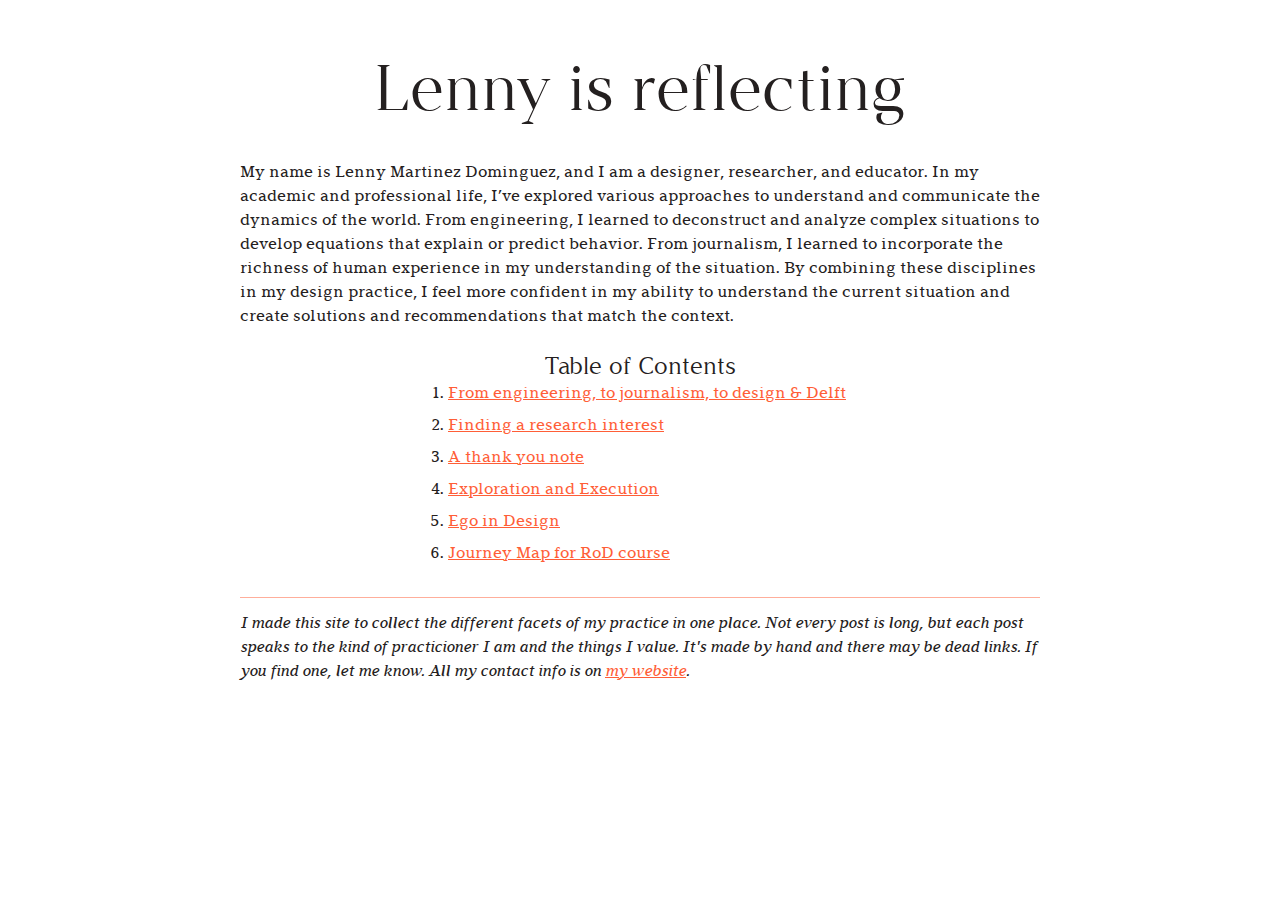
<file: index.html>
<!DOCTYPE html>
<html lang="en">
  <head>
    <meta charset="UTF-8" />
    <meta http-equiv="X-UA-Compatible" content="IE=edge" />
    <meta name="viewport" content="width=device-width, initial-scale=1.0" />
    <title>Lenny is reflecting</title>
    <link rel="stylesheet" href="./assets/fonts/Argesta/argesta.css" />
    <link rel="stylesheet" href="./assets/style.css" />
  </head>
  <body>
    <h1>Lenny is reflecting</h1>
    <article>
      <p><em></em></p>
      <p>
        My name is Lenny Martinez Dominguez, and I am a designer, researcher,
        and educator. In my academic and professional life, I’ve explored
        various approaches to understand and communicate the dynamics of the
        world. From engineering, I learned to deconstruct and analyze complex
        situations to develop equations that explain or predict behavior. From
        journalism, I learned to incorporate the richness of human experience in
        my understanding of the situation. By combining these disciplines in my
        design practice, I feel more confident in my ability to understand the
        current situation and create solutions and recommendations that match
        the context.
      </p>
    </article>

    <article class="toc">
      <h2>Table of Contents</h2>
      <ol>
        <li>
          <a href="./posts/01.html"
            >From engineering, to journalism, to design & Delft
          </a>
        </li>
        <li><a href="./posts/02.html">Finding a research interest</a></li>
        <li><a href="./posts/03.html">A thank you note</a></li>
        <li><a href="./posts/04.html">Exploration and Execution</a></li>
        <li><a href="./posts/05.html">Ego in Design</a></li>
        <li><a href="./journey-map.html">Journey Map for RoD course</a></li>
      </ol>
    </article>
    <footer>
      <div class="footer-border"></div>
      <p>
        <em>
          I made this site to collect the different facets of my practice in one
          place. Not every post is long, but each post speaks to the kind of
          practicioner I am and the things I value. It's made by hand and there
          may be dead links. If you find one, let me know. All my contact info
          is on
          <a href="https://lennymartinez.com"> my website</a>.
        </em>
      </p>
    </footer>
  </body>
</html>
</file>
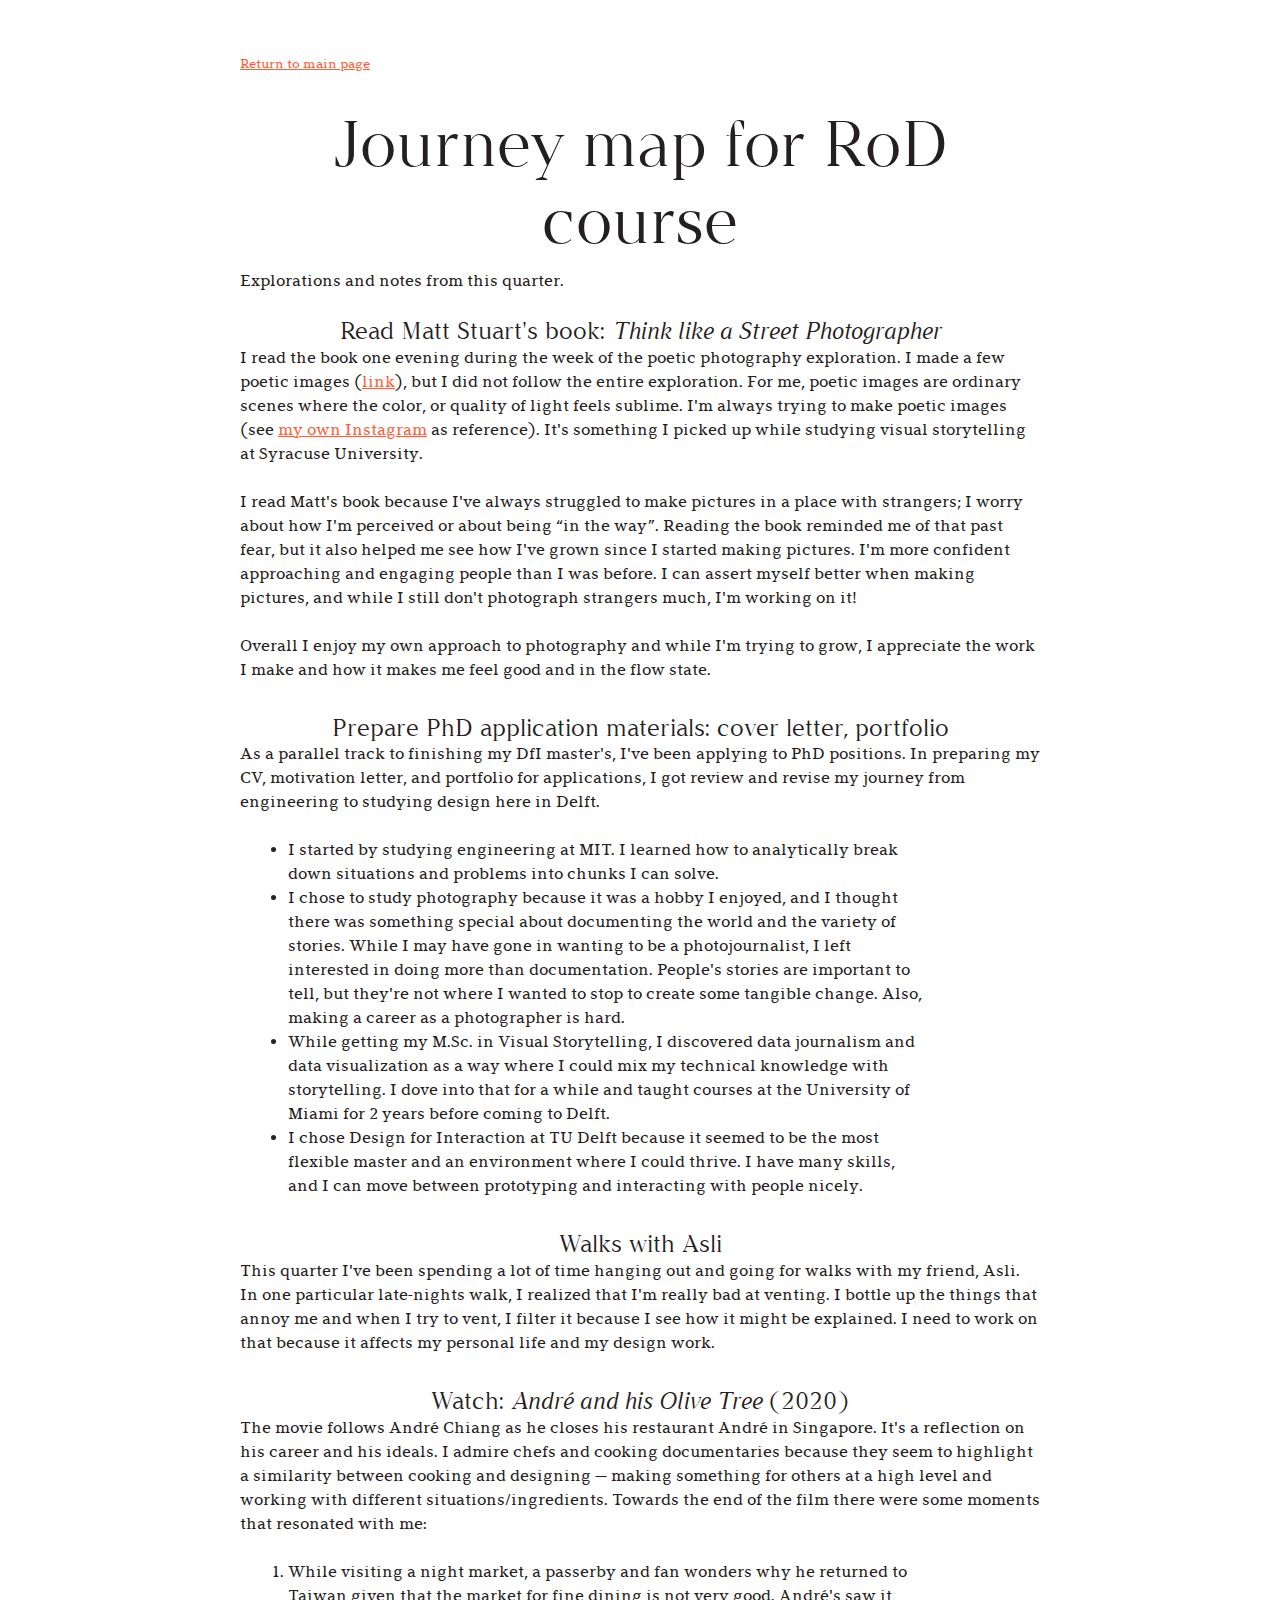
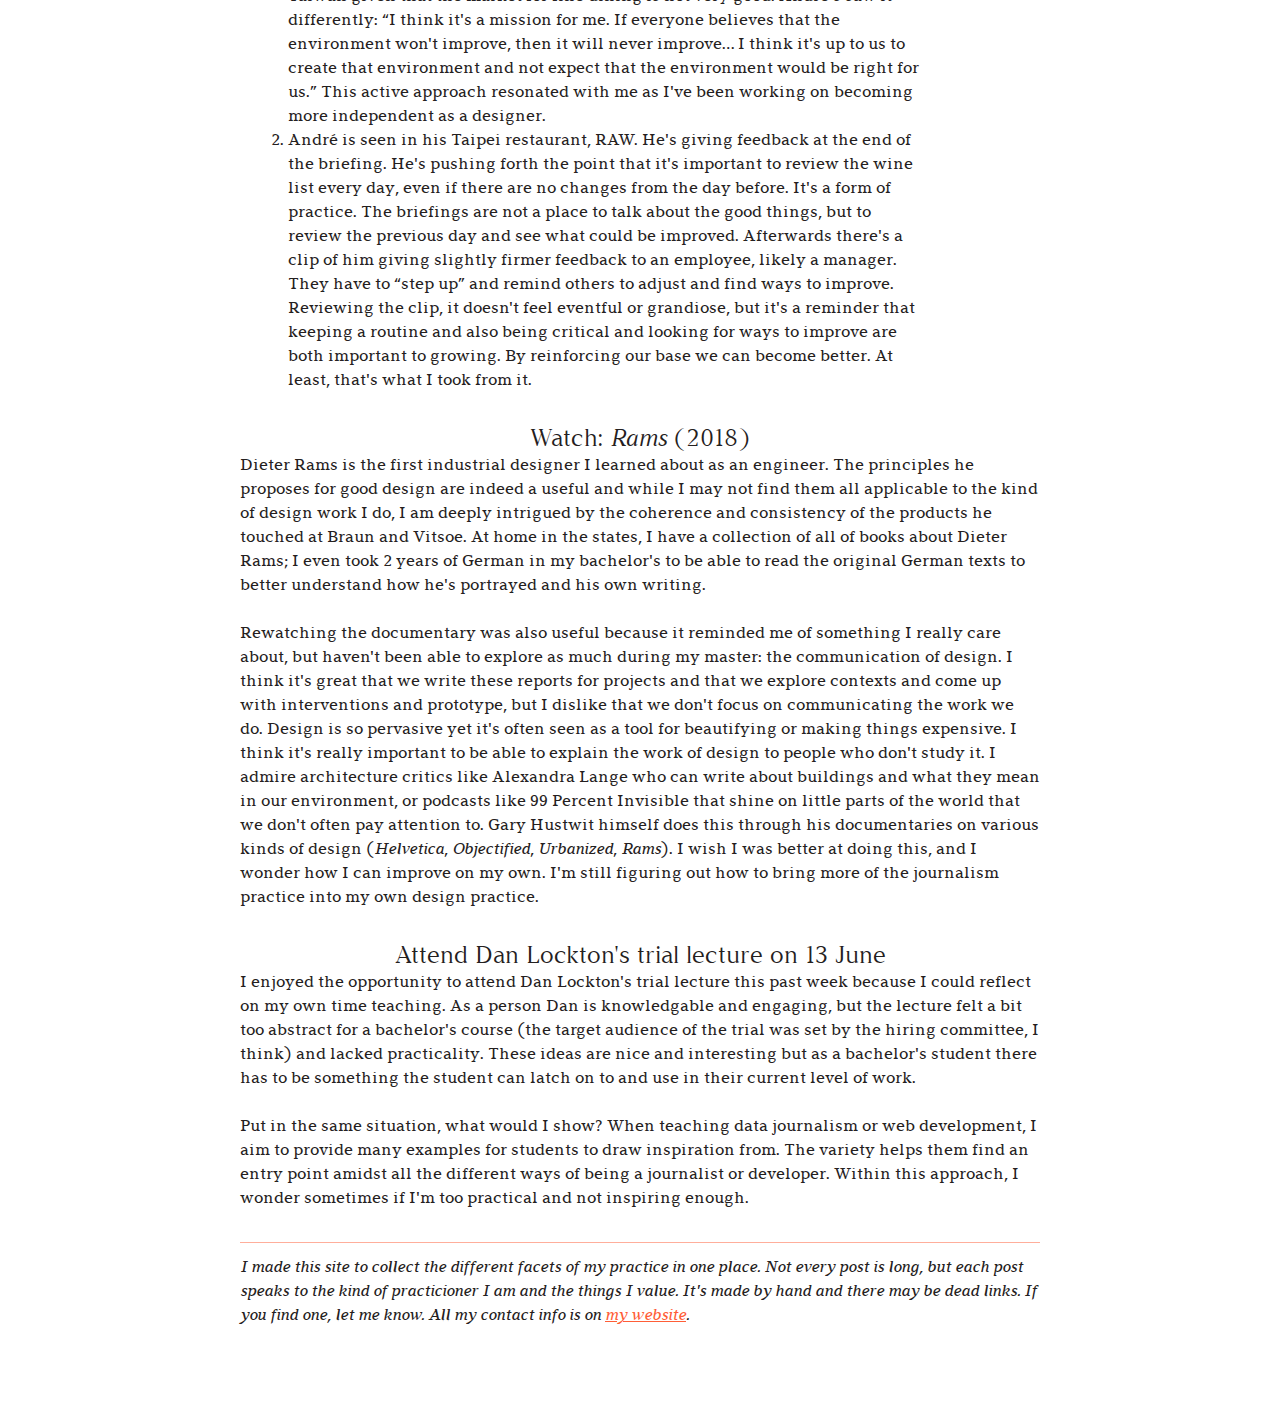
<file: journey-map.html>
<!DOCTYPE html>
<html lang="en">
  <head>
    <meta charset="UTF-8" />
    <meta http-equiv="X-UA-Compatible" content="IE=edge" />
    <meta name="viewport" content="width=device-width, initial-scale=1.0" />
    <title>Journey map for RoD course</title>
    <link rel="stylesheet" href="./assets/fonts/Argesta/argesta.css" />
    <link rel="stylesheet" href="./assets/style.css" />
  </head>
  <body>
    <header>
      <a class="goHome" href="./../index.html">Return to main page</a>
    </header>
    <article>
      <h1>Journey map for RoD course</h1>
      <p>Explorations and notes from this quarter.</p>
      <h2>
        Read Matt Stuart's book: <em>Think like a Street Photographer</em>
      </h2>

      <p>
        I read the book one evening during the week of the poetic photography
        exploration. I made a few poetic images (<a
          href="https://www.instagram.com/p/CdTi4WdNJuX/?utm_source=ig_web_copy_link"
          >link</a
        >), but I did not follow the entire exploration. For me, poetic images
        are ordinary scenes where the color, or quality of light feels sublime.
        I'm always trying to make poetic images (see
        <a href="https://www.instagram.com/lennyisnoticing/"
          >my own Instagram</a
        >
        as reference). It's something I picked up while studying visual
        storytelling at Syracuse University.
      </p>

      <p>
        I read Matt's book because I've always struggled to make pictures in a
        place with strangers; I worry about how I'm perceived or about being “in
        the way”. Reading the book reminded me of that past fear, but it also
        helped me see how I've grown since I started making pictures. I'm more
        confident approaching and engaging people than I was before. I can
        assert myself better when making pictures, and while I still don't
        photograph strangers much, I'm working on it!
      </p>
      <p>
        Overall I enjoy my own approach to photography and while I'm trying to
        grow, I appreciate the work I make and how it makes me feel good and in
        the flow state.
      </p>
    </article>

    <article>
      <h2>Prepare PhD application materials: cover letter, portfolio</h2>

      <p>
        As a parallel track to finishing my DfI master's, I've been applying to
        PhD positions. In preparing my CV, motivation letter, and portfolio for
        applications, I got review and revise my journey from engineering to
        studying design here in Delft.
      </p>

      <ul>
        <li>
          I started by studying engineering at MIT. I learned how to
          analytically break down situations and problems into chunks I can
          solve.
        </li>
        <li>
          I chose to study photography because it was a hobby I enjoyed, and I
          thought there was something special about documenting the world and
          the variety of stories. While I may have gone in wanting to be a
          photojournalist, I left interested in doing more than documentation.
          People's stories are important to tell, but they're not where I wanted
          to stop to create some tangible change. Also, making a career as a
          photographer is hard.
        </li>
        <li>
          While getting my M.Sc. in Visual Storytelling, I discovered data
          journalism and data visualization as a way where I could mix my
          technical knowledge with storytelling. I dove into that for a while
          and taught courses at the University of Miami for 2 years before
          coming to Delft.
        </li>
        <li>
          I chose Design for Interaction at TU Delft because it seemed to be the
          most flexible master and an environment where I could thrive. I have
          many skills, and I can move between prototyping and interacting with
          people nicely.
        </li>
      </ul>
    </article>
    <article>
      <h2>Walks with Asli</h2>

      <p>
        This quarter I've been spending a lot of time hanging out and going for
        walks with my friend, Asli. In one particular late-nights walk, I
        realized that I'm really bad at venting. I bottle up the things that
        annoy me and when I try to vent, I filter it because I see how it might
        be explained. I need to work on that because it affects my personal life
        and my design work.
      </p>
    </article>
    <article>
      <h2>Watch: <em>André and his Olive Tree</em> (2020)</h2>

      <p>
        The movie follows André Chiang as he closes his restaurant André in
        Singapore. It's a reflection on his career and his ideals. I admire
        chefs and cooking documentaries because they seem to highlight a
        similarity between cooking and designing — making something for others
        at a high level and working with different situations/ingredients.
        Towards the end of the film there were some moments that resonated with
        me:
      </p>

      <ol>
        <li>
          While visiting a night market, a passerby and fan wonders why he
          returned to Taiwan given that the market for fine dining is not very
          good. André's saw it differently: “I think it's a mission for me. If
          everyone believes that the environment won't improve, then it will
          never improve… I think it's up to us to create that environment and
          not expect that the environment would be right for us.” This active
          approach resonated with me as I've been working on becoming more
          independent as a designer.
        </li>
        <li>
          André is seen in his Taipei restaurant, RAW. He's giving feedback at
          the end of the briefing. He's pushing forth the point that it's
          important to review the wine list every day, even if there are no
          changes from the day before. It's a form of practice. The briefings
          are not a place to talk about the good things, but to review the
          previous day and see what could be improved. Afterwards there's a clip
          of him giving slightly firmer feedback to an employee, likely a
          manager. They have to “step up” and remind others to adjust and find
          ways to improve. Reviewing the clip, it doesn't feel eventful or
          grandiose, but it's a reminder that keeping a routine and also being
          critical and looking for ways to improve are both important to
          growing. By reinforcing our base we can become better. At least,
          that's what I took from it.
        </li>
      </ol>
    </article>
    <article>
      <h2>Watch: <em>Rams</em> (2018)</h2>

      <p>
        Dieter Rams is the first industrial designer I learned about as an
        engineer. The principles he proposes for good design are indeed a useful
        and while I may not find them all applicable to the kind of design work
        I do, I am deeply intrigued by the coherence and consistency of the
        products he touched at Braun and Vitsoe. At home in the states, I have a
        collection of all of books about Dieter Rams; I even took 2 years of
        German in my bachelor's to be able to read the original German texts to
        better understand how he's portrayed and his own writing.
      </p>

      <p>
        Rewatching the documentary was also useful because it reminded me of
        something I really care about, but haven't been able to explore as much
        during my master: the communication of design. I think it's great that
        we write these reports for projects and that we explore contexts and
        come up with interventions and prototype, but I dislike that we don't
        focus on communicating the work we do. Design is so pervasive yet it's
        often seen as a tool for beautifying or making things expensive. I think
        it's really important to be able to explain the work of design to people
        who don't study it. I admire architecture critics like Alexandra Lange
        who can write about buildings and what they mean in our environment, or
        podcasts like 99 Percent Invisible that shine on little parts of the
        world that we don't often pay attention to. Gary Hustwit himself does
        this through his documentaries on various kinds of design
        (<em>Helvetica</em>,
        <em>Objectified</em>, <em>Urbanized</em>, <em>Rams</em>). I wish I was
        better at doing this, and I wonder how I can improve on my own. I'm
        still figuring out how to bring more of the journalism practice into my
        own design practice.
      </p>
    </article>
    <article>
      <h2>Attend Dan Lockton's trial lecture on 13 June</h2>

      <p>
        I enjoyed the opportunity to attend Dan Lockton's trial lecture this
        past week because I could reflect on my own time teaching. As a person
        Dan is knowledgable and engaging, but the lecture felt a bit too
        abstract for a bachelor's course (the target audience of the trial was
        set by the hiring committee, I think) and lacked practicality. These
        ideas are nice and interesting but as a bachelor's student there has to
        be something the student can latch on to and use in their current level
        of work.
      </p>
      <p>
        Put in the same situation, what would I show? When teaching data
        journalism or web development, I aim to provide many examples for
        students to draw inspiration from. The variety helps them find an entry
        point amidst all the different ways of being a journalist or developer.
        Within this approach, I wonder sometimes if I'm too practical and not
        inspiring enough.
      </p>
    </article>
    <footer>
      <div class="footer-border"></div>
      <p>
        <em>
          I made this site to collect the different facets of my practice in one
          place. Not every post is long, but each post speaks to the kind of
          practicioner I am and the things I value. It's made by hand and there
          may be dead links. If you find one, let me know. All my contact info
          is on
          <a href="https://lennymartinez.com"> my website</a>.
        </em>
      </p>
    </footer>
  </body>
</html>
</file>
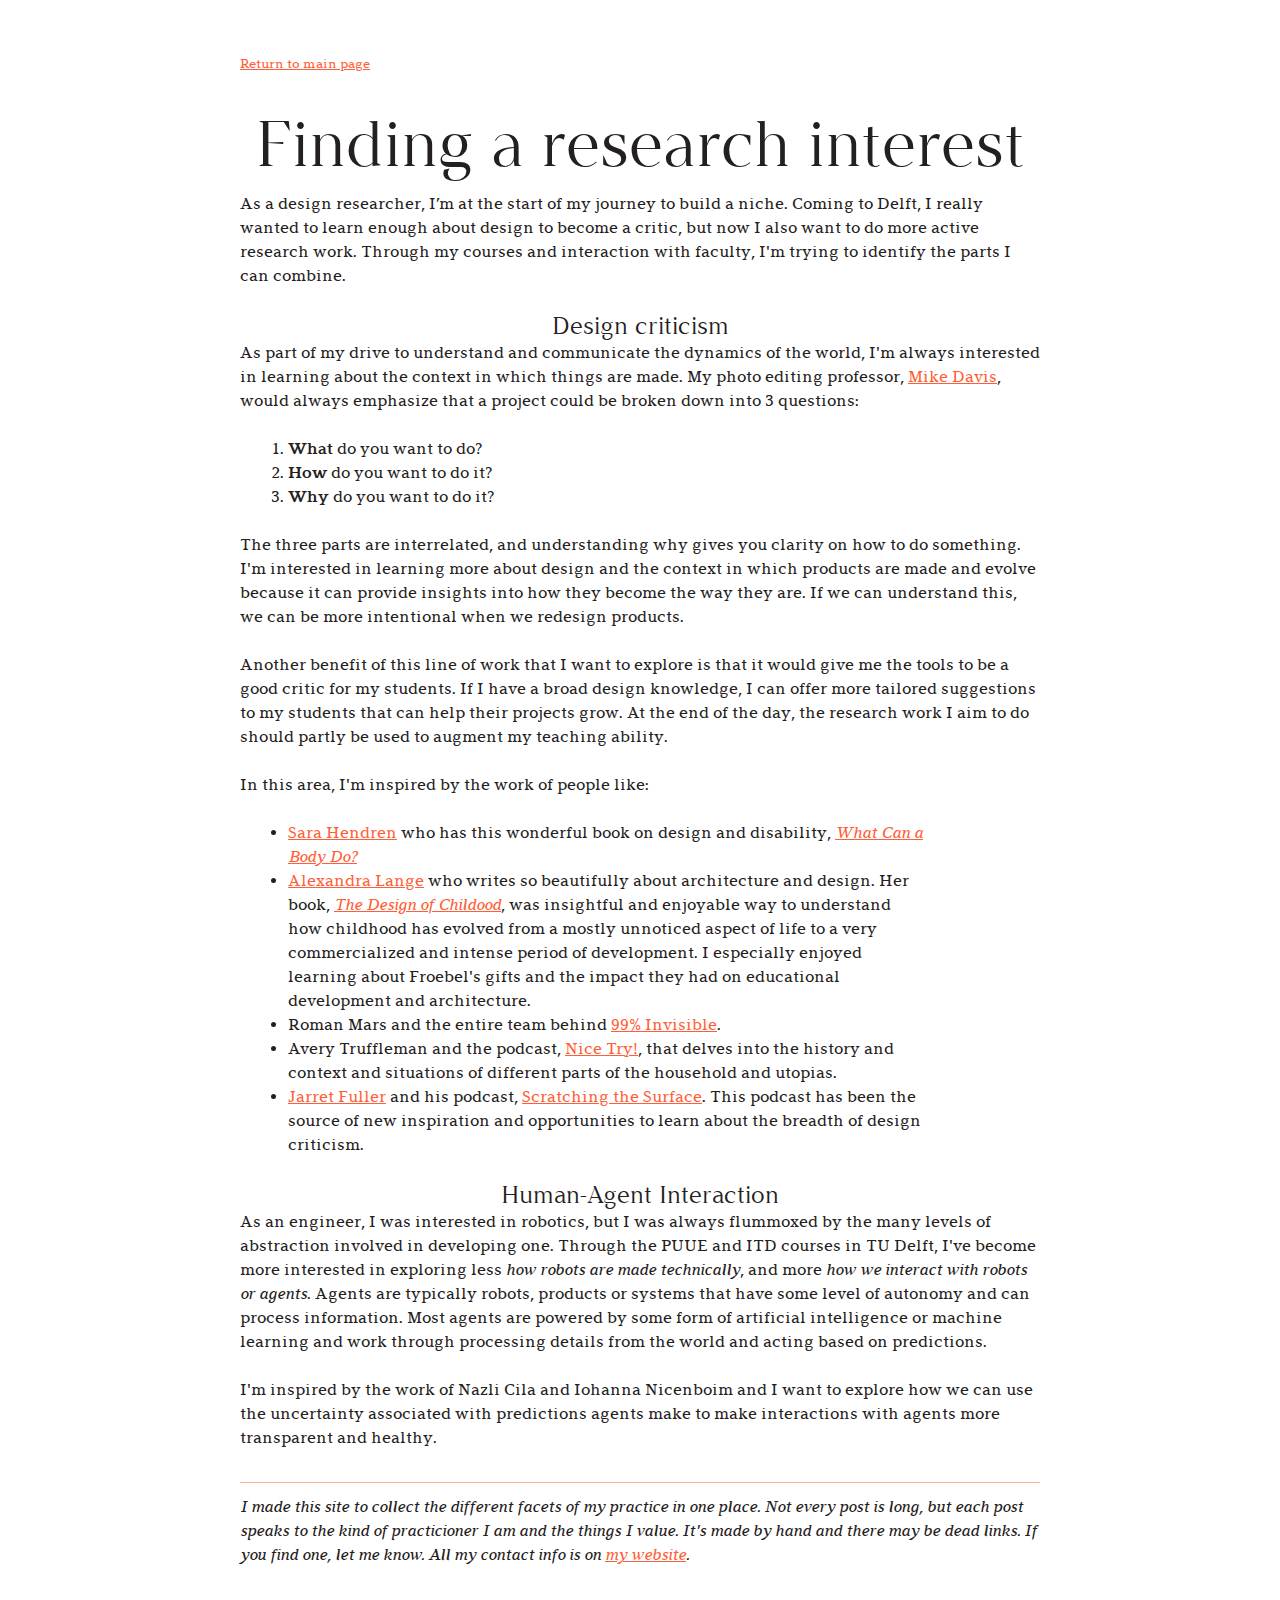
<file: posts/02.html>
<!DOCTYPE html>
<html lang="en">
  <head>
    <meta charset="UTF-8" />
    <meta http-equiv="X-UA-Compatible" content="IE=edge" />
    <meta name="viewport" content="width=device-width, initial-scale=1.0" />
    <title>Finding a research interest</title>
    <link rel="stylesheet" href="./../assets/fonts/Argesta/argesta.css" />
    <link rel="stylesheet" href="./../assets/style.css" />
  </head>
  <body>
    <header>
      <a class="goHome" href="./../index.html">Return to main page</a>
    </header>
    <article>
      <h1>Finding a research interest</h1>
      <p>
        As a design researcher, I’m at the start of my journey to build a niche.
        Coming to Delft, I really wanted to learn enough about design to become
        a critic, but now I also want to do more active research work. Through
        my courses and interaction with faculty, I'm trying to identify the
        parts I can combine.
      </p>

      <h2>Design criticism</h2>
      <p>
        As part of my drive to understand and communicate the dynamics of the
        world, I'm always interested in learning about the context in which
        things are made. My photo editing professor,
        <a href="https://www.michaelddavis.com/">Mike Davis</a>, would always
        emphasize that a project could be broken down into 3 questions:
      </p>

      <ol>
        <li><strong>What</strong> do you want to do?</li>
        <li><strong>How</strong> do you want to do it?</li>
        <li><strong>Why</strong> do you want to do it?</li>
      </ol>

      <p>
        The three parts are interrelated, and understanding why gives you
        clarity on how to do something. I'm interested in learning more about
        design and the context in which products are made and evolve because it
        can provide insights into how they become the way they are. If we can
        understand this, we can be more intentional when we redesign products.
      </p>

      <p>
        Another benefit of this line of work that I want to explore is that it
        would give me the tools to be a good critic for my students. If I have a
        broad design knowledge, I can offer more tailored suggestions to my
        students that can help their projects grow. At the end of the day, the
        research work I aim to do should partly be used to augment my teaching
        ability.
      </p>

      <p>In this area, I'm inspired by the work of people like:</p>
      <ul>
        <li>
          <a href="https://sarahendren.com/">Sara Hendren</a> who has this
          wonderful book on design and disability,
          <a
            href="https://www.penguinrandomhouse.com/books/561049/what-can-a-body-do-by-sara-hendren/"
            ><em>What Can a Body Do?</em></a
          >
        </li>
        <li>
          <a href="https://www.alexandralange.net/">Alexandra Lange</a> who
          writes so beautifully about architecture and design. Her book,
          <a
            href="https://www.bloomsbury.com/us/design-of-childhood-9781632866370/"
            ><em>The Design of Childood</em></a
          >, was insightful and enjoyable way to understand how childhood has
          evolved from a mostly unnoticed aspect of life to a very
          commercialized and intense period of development. I especially enjoyed
          learning about Froebel's gifts and the impact they had on educational
          development and architecture.
        </li>
        <li>
          Roman Mars and the entire team behind
          <a href="https://99percentinvisible.org/">99% Invisible</a>.
        </li>
        <li>
          Avery Truffleman and the podcast,
          <a href="https://podcasts.voxmedia.com/show/nice-try">Nice Try!</a>,
          that delves into the history and context and situations of different
          parts of the household and utopias.
        </li>
        <li>
          <a href="https://jarrettfuller.com/">Jarret Fuller</a> and his
          podcast,
          <a href="https://scratchingthesurface.fm/index"
            >Scratching the Surface</a
          >. This podcast has been the source of new inspiration and
          opportunities to learn about the breadth of design criticism.
        </li>
      </ul>
      <h2>Human-Agent Interaction</h2>
      <p>
        As an engineer, I was interested in robotics, but I was always flummoxed
        by the many levels of abstraction involved in developing one. Through
        the PUUE and ITD courses in TU Delft, I've become more interested in
        exploring less <em>how robots are made technically</em>, and more
        <em>how we interact with robots or agents</em>. Agents are typically
        robots, products or systems that have some level of autonomy and can
        process information. Most agents are powered by some form of artificial
        intelligence or machine learning and work through processing details
        from the world and acting based on predictions.
      </p>

      <p>
        I'm inspired by the work of Nazli Cila and Iohanna Nicenboim and I want
        to explore how we can use the uncertainty associated with predictions
        agents make to make interactions with agents more transparent and
        healthy.
      </p>
    </article>
    <footer>
      <div class="footer-border"></div>
      <p>
        <em>
          I made this site to collect the different facets of my practice in one
          place. Not every post is long, but each post speaks to the kind of
          practicioner I am and the things I value. It's made by hand and there
          may be dead links. If you find one, let me know. All my contact info
          is on
          <a href="https://lennymartinez.com"> my website</a>.
        </em>
      </p>
    </footer>
  </body>
</html>
</file>
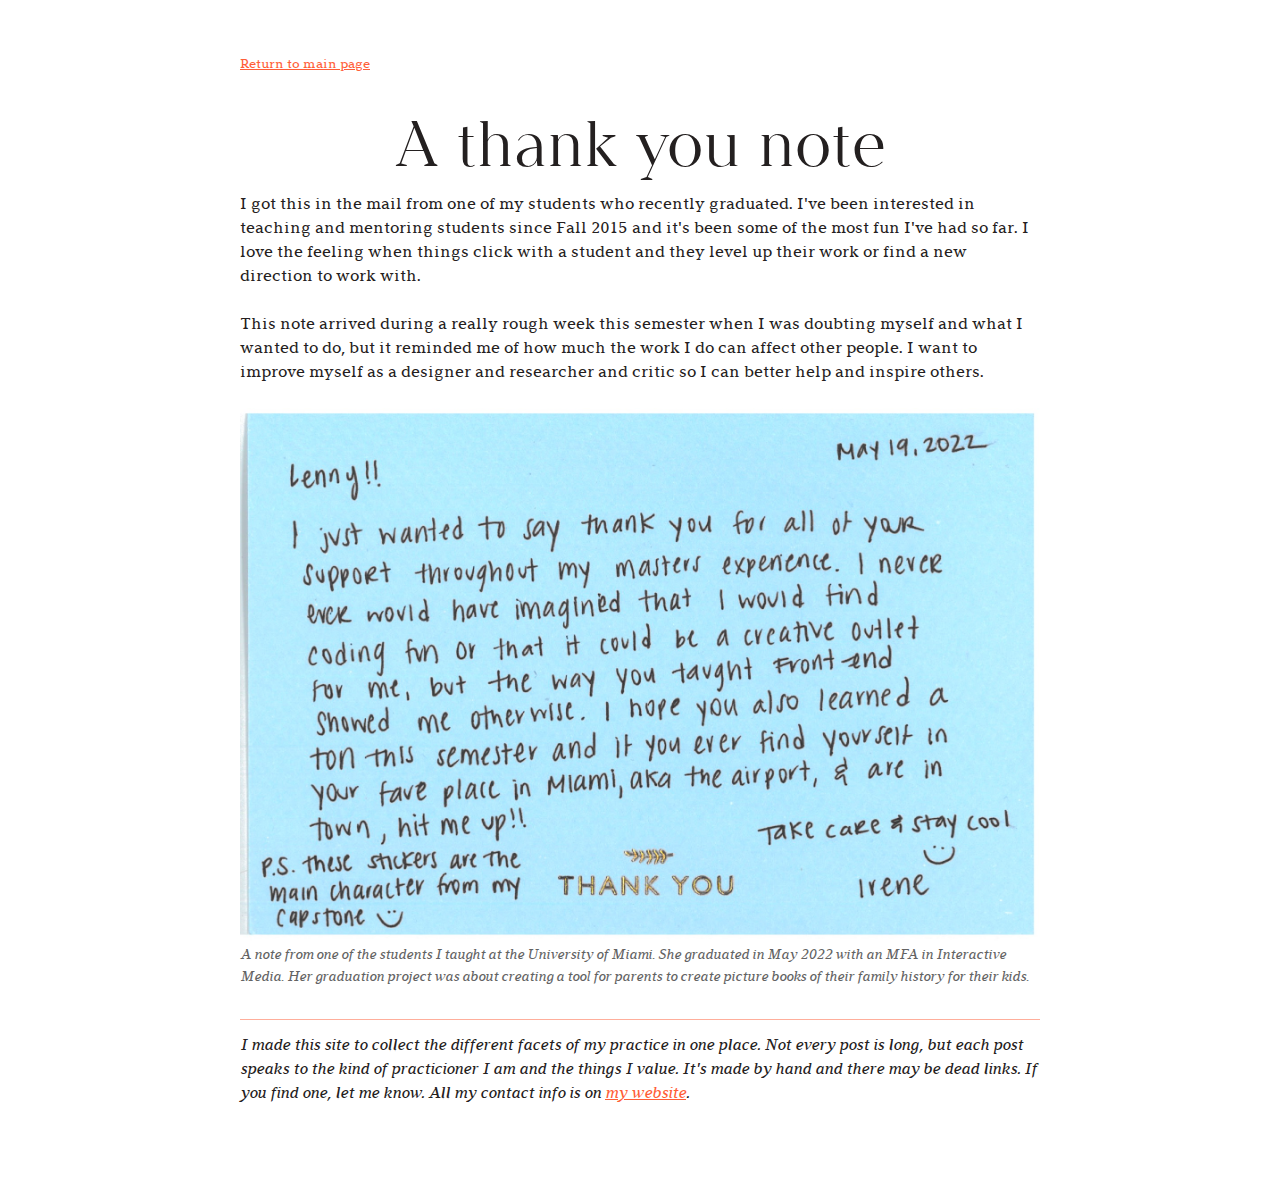
<file: posts/03.html>
<!DOCTYPE html>
<html lang="en">
  <head>
    <meta charset="UTF-8" />
    <meta http-equiv="X-UA-Compatible" content="IE=edge" />
    <meta name="viewport" content="width=device-width, initial-scale=1.0" />
    <title>A thank you note</title>
    <link rel="stylesheet" href="./../assets/fonts/Argesta/argesta.css" />
    <link rel="stylesheet" href="./../assets/style.css" />
  </head>
  <body>
    <header>
      <a class="goHome" href="./../index.html">Return to main page</a>
    </header>
    <article>
      <h1>A thank you note</h1>
      <p>
        I got this in the mail from one of my students who recently graduated.
        I've been interested in teaching and mentoring students since Fall 2015
        and it's been some of the most fun I've had so far. I love the feeling
        when things click with a student and they level up their work or find a
        new direction to work with.
      </p>
      <p>
        This note arrived during a really rough week this semester when I was
        doubting myself and what I wanted to do, but it reminded me of how much
        the work I do can affect other people. I want to improve myself as a
        designer and researcher and critic so I can better help and inspire
        others.
      </p>
      <figure>
        <img src="./../assets/image/irene_note.jpg" alt="" />
        <figcaption>
          A note from one of the students I taught at the University of Miami.
          She graduated in May 2022 with an MFA in Interactive Media. Her
          graduation project was about creating a tool for parents to create
          picture books of their family history for their kids.
        </figcaption>
      </figure>
    </article>
    <footer>
      <div class="footer-border"></div>
      <p>
        <em>
          I made this site to collect the different facets of my practice in one
          place. Not every post is long, but each post speaks to the kind of
          practicioner I am and the things I value. It's made by hand and there
          may be dead links. If you find one, let me know. All my contact info
          is on
          <a href="https://lennymartinez.com"> my website</a>.
        </em>
      </p>
    </footer>
  </body>
</html>
</file>
<file: assets/fonts/Argesta/argesta.css>
@font-face {
  font-family: 'Argesta Text';
  src: url('argestaText/argestatext-regularitalic-webfont.eot');
  src: url('argestaText/argestatext-regularitalic-webfont.eot?#iefix')
      format('embedded-opentype'),
    url('argestaText/argestatext-regularitalic-webfont.woff2') format('woff2'),
    url('argestaText/argestatext-regularitalic-webfont.woff') format('woff'),
    url('argestaText/argestatext-regularitalic-webfont.ttf') format('truetype');
  font-weight: 400;
  font-style: italic;
}

@font-face {
  font-family: 'Argesta Text';
  src: url('argestaText/argestatext-bold-webfont.eot');
  src: url('argestaText/argestatext-bold-webfont.eot?#iefix')
      format('embedded-opentype'),
    url('argestaText/argestatext-bold-webfont.woff2') format('woff2'),
    url('argestaText/argestatext-bold-webfont.woff') format('woff'),
    url('argestaText/argestatext-bold-webfont.ttf') format('truetype');
  font-weight: 700;
  font-style: normal;
}

@font-face {
  font-family: 'Argesta Text';
  src: url('argestaText/argestatext-regular-webfont.eot');
  src: url('argestaText/argestatext-regular-webfont.eot?#iefix')
      format('embedded-opentype'),
    url('argestaText/argestatext-regular-webfont.woff2') format('woff2'),
    url('argestaText/argestatext-regular-webfont.woff') format('woff'),
    url('argestaText/argestatext-regular-webfont.ttf') format('truetype');
  font-weight: 400;
  font-style: normal;
}

@font-face {
  font-family: 'Argesta Display';
  src: url('argestaDisplay/argestadisplay-regularitalic-webfont.eot');
  src: url('argestaDisplay/argestadisplay-regularitalic-webfont.eot?#iefix')
      format('embedded-opentype'),
    url('argestaDisplay/argestadisplay-regularitalic-webfont.woff2')
      format('woff2'),
    url('argestaDisplay/argestadisplay-regularitalic-webfont.woff')
      format('woff'),
    url('argestaDisplay/argestadisplay-regularitalic-webfont.ttf')
      format('truetype');
  font-weight: 400;
  font-style: italic;
}

@font-face {
  font-family: 'Argesta Display';
  src: url('argestaDisplay/argestadisplay-regular-webfont.eot');
  src: url('argestaDisplay/argestadisplay-regular-webfont.eot?#iefix')
      format('embedded-opentype'),
    url('argestaDisplay/argestadisplay-regular-webfont.woff2') format('woff2'),
    url('argestaDisplay/argestadisplay-regular-webfont.woff') format('woff'),
    url('argestaDisplay/argestadisplay-regular-webfont.ttf') format('truetype');
  font-weight: 400;
  font-style: normal;
}

@font-face {
  font-family: 'Argesta Headline';
  src: url('argestaHeadline/argestaheadline-regularitalic-webfont.eot');
  src: url('argestaHeadline/argestaheadline-regularitalic-webfont.eot?#iefix')
      format('embedded-opentype'),
    url('argestaHeadline/argestaheadline-regularitalic-webfont.woff2')
      format('woff2'),
    url('argestaHeadline/argestaheadline-regularitalic-webfont.woff')
      format('woff'),
    url('argestaHeadline/argestaheadline-regularitalic-webfont.ttf')
      format('truetype');
  font-weight: 400;
  font-style: italic;
}

@font-face {
  font-family: 'Argesta Headline';
  src: url('argestaHeadline/argestaheadline-regular-webfont.eot');
  src: url('argestaHeadline/argestaheadline-regular-webfont.eot?#iefix')
      format('embedded-opentype'),
    url('argestaHeadline/argestaheadline-regular-webfont.woff2') format('woff2'),
    url('argestaHeadline/argestaheadline-regular-webfont.woff') format('woff'),
    url('argestaHeadline/argestaheadline-regular-webfont.ttf')
      format('truetype');
  font-weight: 400;
  font-style: normal;
}

@font-face {
  font-family: 'Argesta Hairline';
  src: url('argestaHairline/argestahairline-regular-webfont.eot');
  src: url('argestaHairline/argestahairline-regular-webfont.eot?#iefix')
      format('embedded-opentype'),
    url('argestaHairline/argestahairline-regular-webfont.woff2') format('woff2'),
    url('argestaHairline/argestahairline-regular-webfont.woff') format('woff'),
    url('argestaHairline/argestahairline-regular-webfont.ttf')
      format('truetype');
  font-weight: 400;
  font-style: normal;
}

@font-face {
  font-family: 'Argesta Hairline';
  src: url('argestaHairline/argestahairline-regularitalic-webfont.eot');
  src: url('argestaHairline/argestahairline-regularitalic-webfont.eot?#iefix')
      format('embedded-opentype'),
    url('argestaHairline/argestahairline-regularitalic-webfont.woff2')
      format('woff2'),
    url('argestaHairline/argestahairline-regularitalic-webfont.woff')
      format('woff'),
    url('argestaHairline/argestahairline-regularitalic-webfont.ttf')
      format('truetype');
  font-weight: 400;
  font-style: italic;
}
</file>
<file: assets/style.css>
* {
  margin: 0;
  padding: 0;
}

html {
  font-size: 16px;
  line-height: 1.5;
}
body {
  padding: 4% 3%;
  font-family: 'Argesta Text', serif;
  color: #242020;
  max-width: 50rem;
  font-weight: 300;
  margin: 0 auto;
}

strong {
  font-weight: 700;
}
h1,
h2,
h3,
h4,
h5,
h6 {
  font-family: 'Argesta Headline', serif;
  text-align: center;
  font-weight: 400;
  line-height: 1.2;
}

h1 {
  font-size: 4rem;
  margin-bottom: 0.5rem;
}
p {
  max-width: 50rem;
  margin: 0 auto 1.5rem;
}
ul,
ol {
  max-width: 40rem;
  margin: 0 auto 1.5rem 3rem;
}
a {
  color: #ff5e37;
}

a.goHome {
  font-size: 0.8rem;
}
article,
footer {
  margin-top: 2rem;
}

article.toc {
  max-width: 30rem;
  margin: 0 auto;
}

article.toc ol > li {
  margin-bottom: 0.5rem;
}
figure {
  margin: 0 auto;
  max-width: 60rem;
}

img {
  width: 100%;
  display: block;
  margin: 0 auto;
}

img.small {
  width: 50%;
}

figcaption {
  font-style: italic;
  color: #636363;
  font-size: 0.9rem;
  font-weight: 300;
  /* max-width: 30rem; */
  margin: 0 auto 1.5rem 0;
}

div.footer-border {
  height: 1px;
  background: #ff5e37;
  opacity: 0.5;
  width: 100%;
  margin: 1rem auto 0.8rem;
}
</file>
